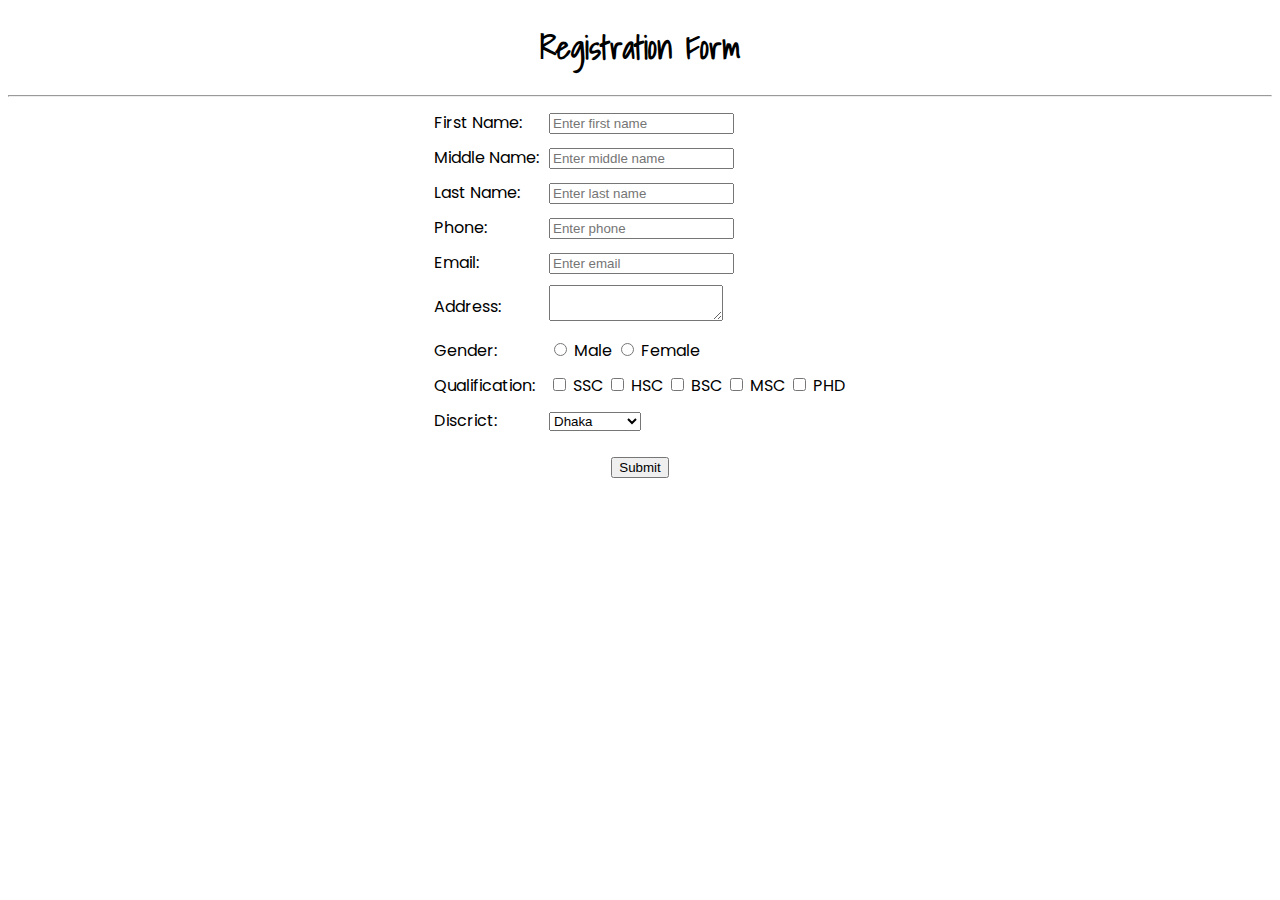
<file: LAB1/index.html>
<!DOCTYPE html>
<html lang="en">
  <head>
    <meta charset="UTF-8" />
    <meta name="viewport" content="width=device-width, initial-scale=1.0" />
    <title>Registration Form</title>
  </head>
  <body>
    <h1 align="center">Registration Form</h1>

    <hr />
    <table align="center">
      <tr>
        <td>First Name:</td>
        <td><input type="text" placeholder="Enter first name" /></td>
      </tr>
      <tr>
        <td>Middle Name:</td>
        <td><input type="text" placeholder="Enter middle name" /></td>
      </tr>
      <tr>
        <td>Last Name:</td>
        <td><input type="text" placeholder="Enter last name" /></td>
      </tr>
      <tr>
        <td>Phone:</td>
        <td><input type="number" placeholder="Enter phone" /></td>
      </tr>
      <tr>
        <td>Email:</td>
        <td><input type="email" placeholder="Enter email" /></td>
      </tr>
      <tr>
        <td>Address:</td>
        <td><textarea name="" id="" cols="19" rows="2"></textarea></td>
      </tr>
      <tr>
        <td>Gender:</td>
        <td>
          <input type="radio" name="gender" value="male" /> Male
          <input type="radio" name="gender" value="female" /> Female<br />
        </td>
      </tr>

      <tr>
        <td>Qualification:</td>
        <td>
          <input type="checkbox" value="0" /> SSC
          <input type="checkbox" value="0" /> HSC
          <input type="checkbox" value="0" /> BSC
          <input type="checkbox" value="0" /> MSC
          <input type="checkbox" value="0" /> PHD
        </td>
      </tr>

      <tr>
        <td>Discrict:</td>
        <td>
          <select>
            <option value="actual value 1">Dhaka</option>
            <option value="actual value 2">Cumilla</option>
            <option value="actual value 3">Chottogram</option>
          </select>
        </td>
      </tr>
    </table>
    <p align="center"><input type="button" value="Submit" /></p>
  </body>
  <link
    href="https://fonts.googleapis.com/css2?family=Afacad&family=Fugaz+One&family=Poppins&display=swap"
    rel="stylesheet"
  />
  <link
    href="https://fonts.googleapis.com/css2?family=Shadows+Into+Light&display=swap"
    rel="stylesheet"
  />
  <style>
    h1 {
      font-family: "Shadows Into Light", cursive;
    }
    body {
      font-family: "Poppins", sans-serif;
      background-color: #fffffff5;
    }
    table {
      border-collapse: collapse;
    }
    td {
      padding: 5px;
    }
  </style>
</html>
</file>
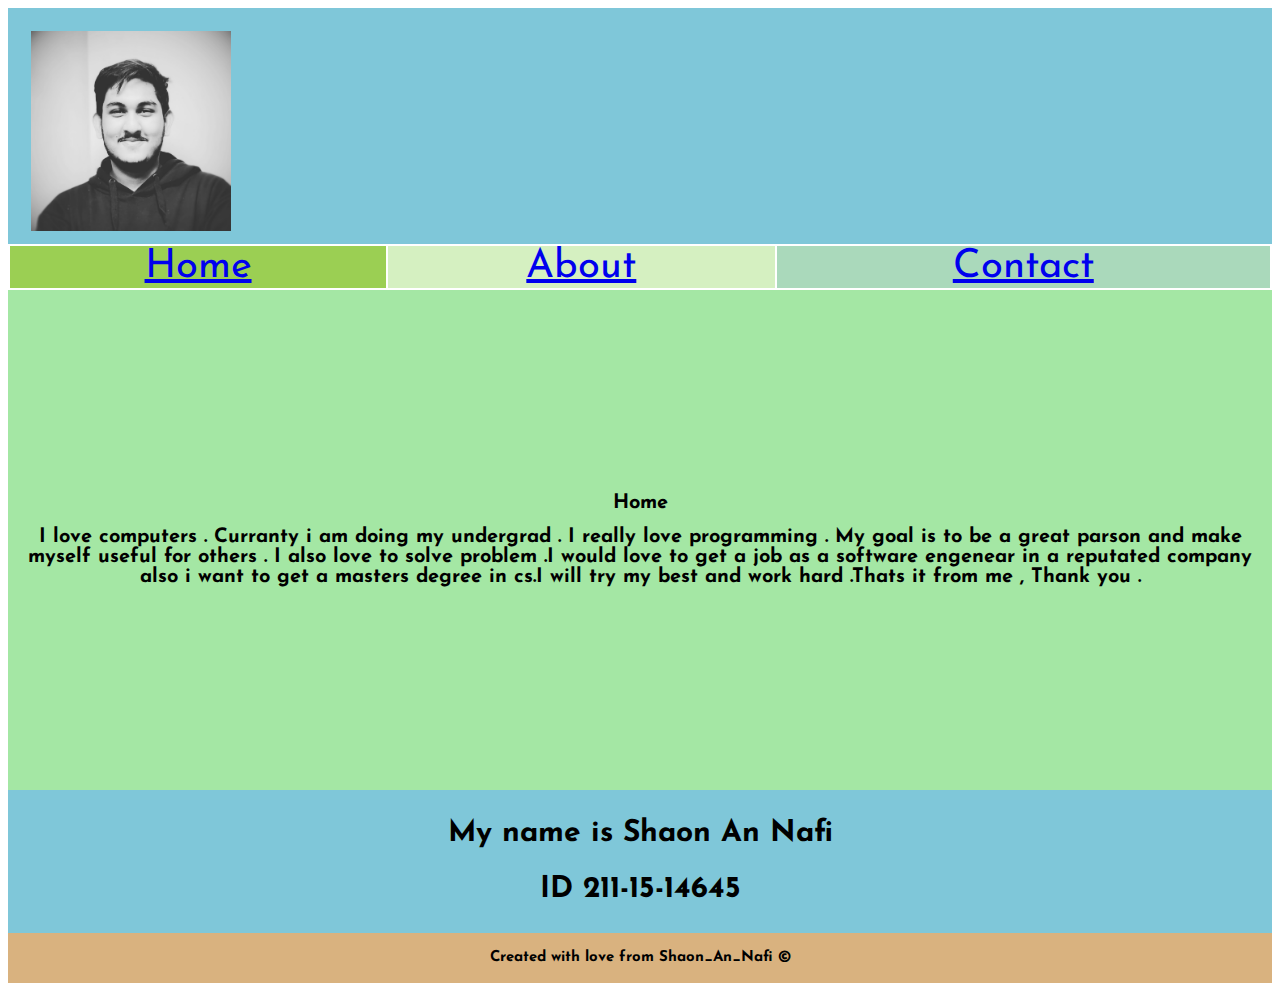
<file: LAB2/Index.html>
<!DOCTYPE html>
<html lang="en">
  <head>
    <meta charset="UTF-8" />
    <link rel="stylesheet" href="index.css" />
    <meta name="viewport" content="width=device-width, initial-scale=1.0" />
    <title>HOME</title>
  </head>
  <body>
    <table class="logobar">
      <tr>
        <td>
          <img src="image/profile_picture.jpg" alt="" class="profile_picture" />
        </td>
      </tr>
    </table>
    <table class="nevbar">
      <tr>
        <td bgcolor="#9BCF53">
          <a href="Index.html">Home</a>
        </td>
        <td bgcolor="#D5F0C1">
          <a href="About.html">About</a>
        </td>
        <td bgcolor="#AAD9BB">
          <a href="Contact.html">Contact</a>
        </td>
      </tr>
    </table>
    <table class="content1">
      <tr>
        <td>
          <h1>Home</h1>
          <h1>
            I love computers . Curranty i am doing my undergrad . I really love
            programming . My goal is to be a great parson and make myself useful
            for others . I also love to solve problem .I would love to get a job
            as a software engenear in a reputated company also i want to get a
            masters degree in cs.I will try my best and work hard .Thats it from
            me , Thank you .
          </h1>
        </td>
      </tr>
    </table>
    <table class="footerbig">
      <tr>
        <td>
          <h2>My name is Shaon An Nafi</h2>
          <h2>ID 211-15-14645</h2>
        </td>
      </tr>
    </table>
    <table class="footersmall">
      <tr>
        <td>
          <h2>Created with love from Shaon_An_Nafi ©</h2>
        </td>
      </tr>
    </table>
  </body>
</html>
</file>
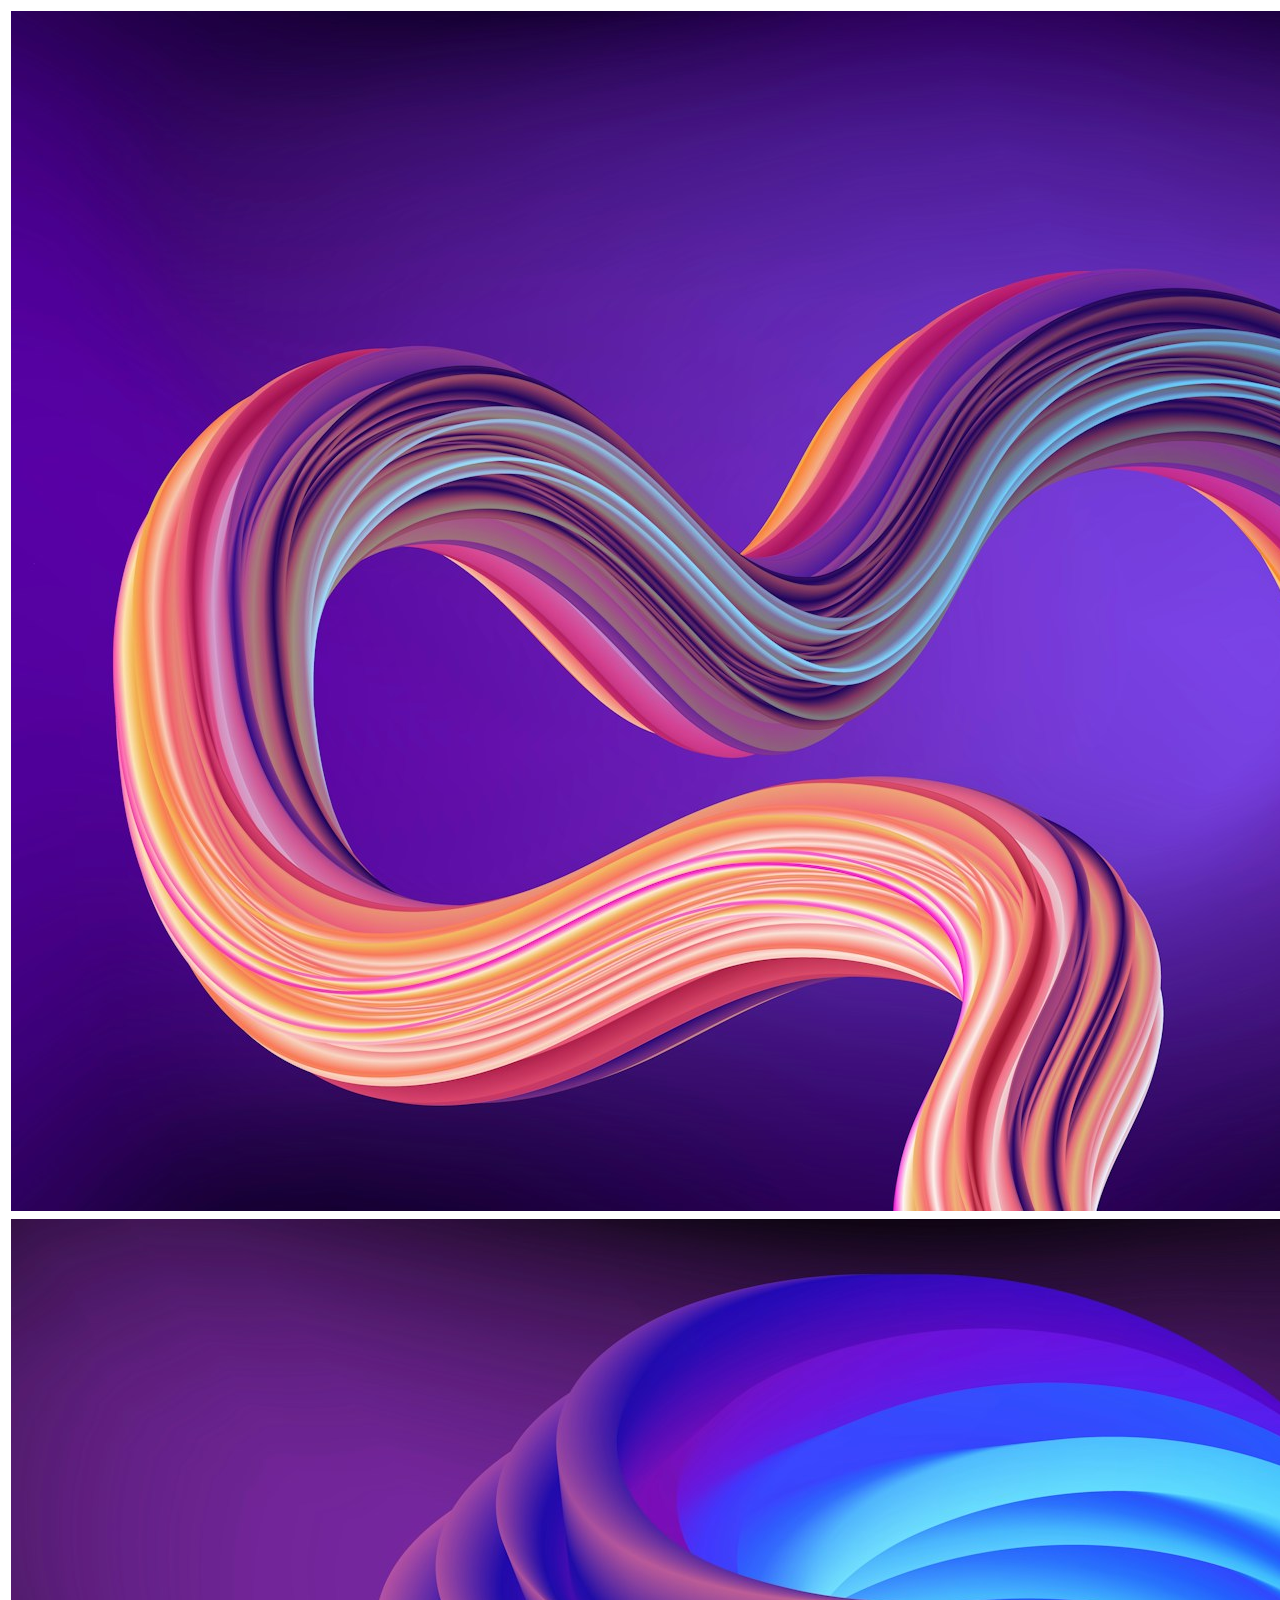
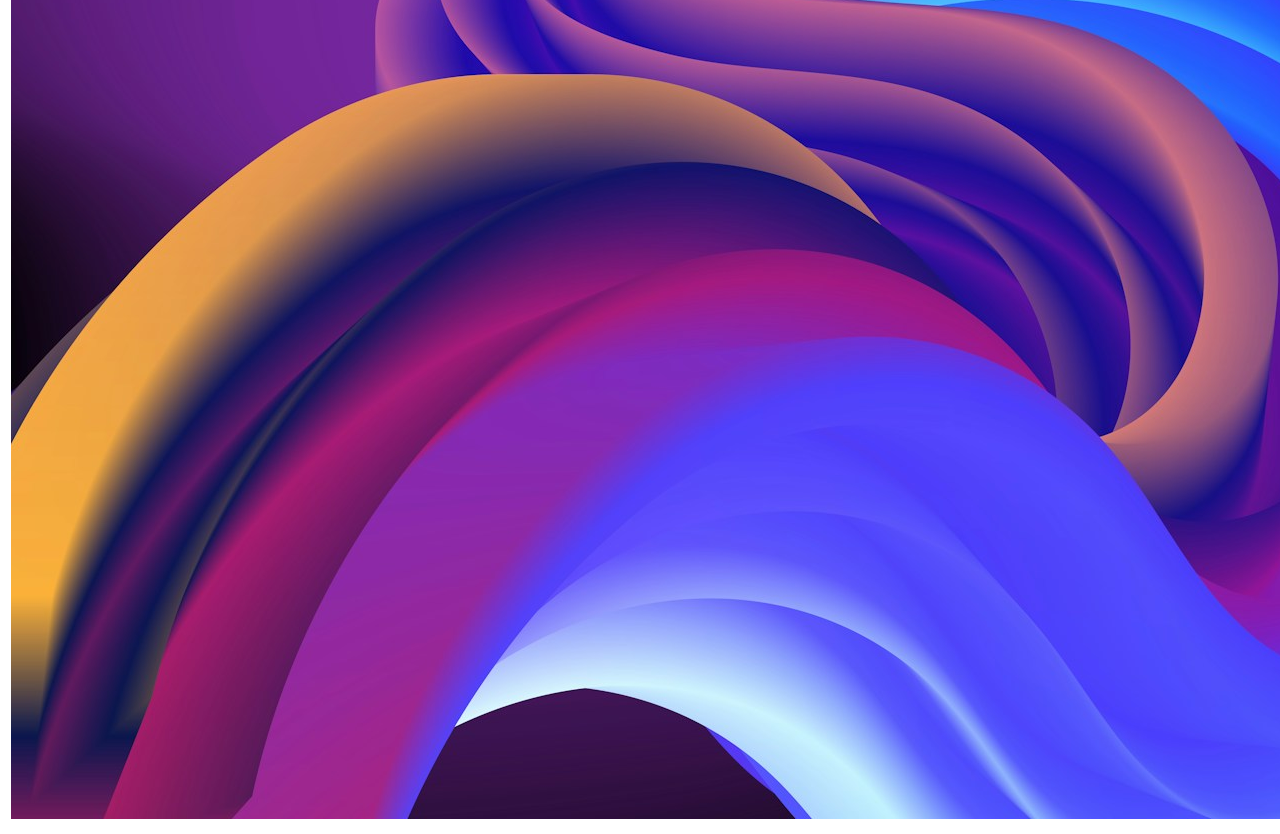
<file: Template/Grid2x3/index.html>
<!DOCTYPE html>
<html lang="en">
  <head>
    <meta charset="UTF-8" />
    <meta name="viewport" content="width=device-width, initial-scale=1.0" />
    <link rel="stylesheet" href="style.css" />
    <title>Grid</title>
  </head>
  <body>
    <table class="ImageGrid">
      <tr>
        <td><img src="Img/1.jpg" alt="" /></td>
        <td><img src="Img/2.jpg" alt="" /></td>
        <td><img src="Img/3.jpg" alt="" /></td>
      </tr>
      <tr>
        <td><img src="Img/4.jpg" alt="" /></td>
        <td><img src="Img/5.jpg" alt="" /></td>
        <td><img src="Img/6.jpg" alt="" /></td>
      </tr>
    </table>
  </body>
</html>
</file>
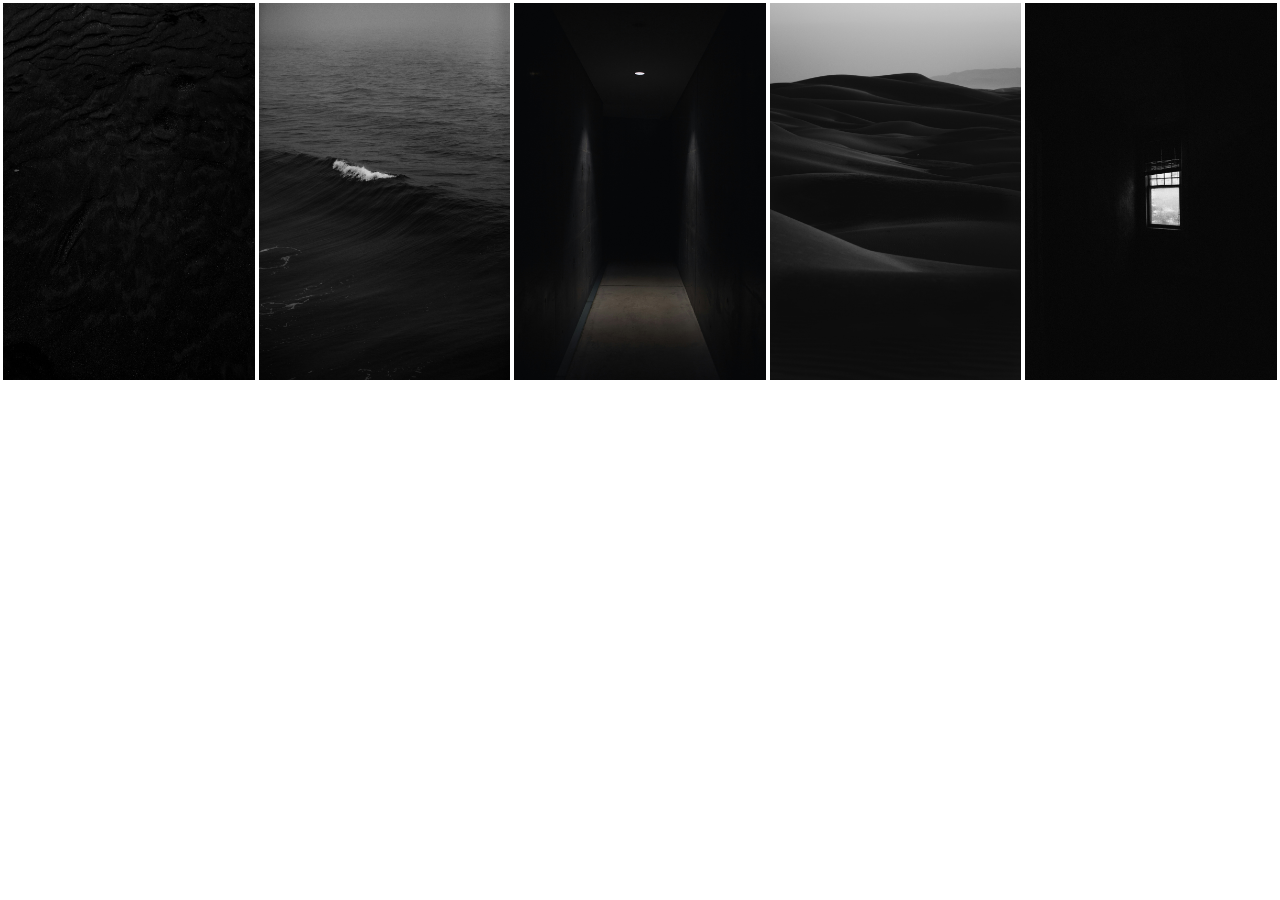
<file: Template/ImageAnimation/index.html>
<!DOCTYPE html>
<html lang="en">
  <head>
    <meta charset="UTF-8" />
    <meta name="viewport" content="width=device-width, initial-scale=1.0" />
    <link rel="stylesheet" href="style.css" />
    <title>ImgGrid1x5</title>
  </head>
  <body>
    <table class="ImageGridLine">
      <tr>
        <td class="img1"><img src="img/1.jpg" alt="" /></td>
        <td class="img2"><img src="img/2.jpg" alt="" /></td>
        <td class="img3"><img src="img/3.jpg" alt="" /></td>
        <td class="img4"><img src="img/4.jpg" alt="" /></td>
        <td class="img5"><img src="img/5.jpg" alt="" /></td>
      </tr>
    </table>
  </body>
</html>
</file>
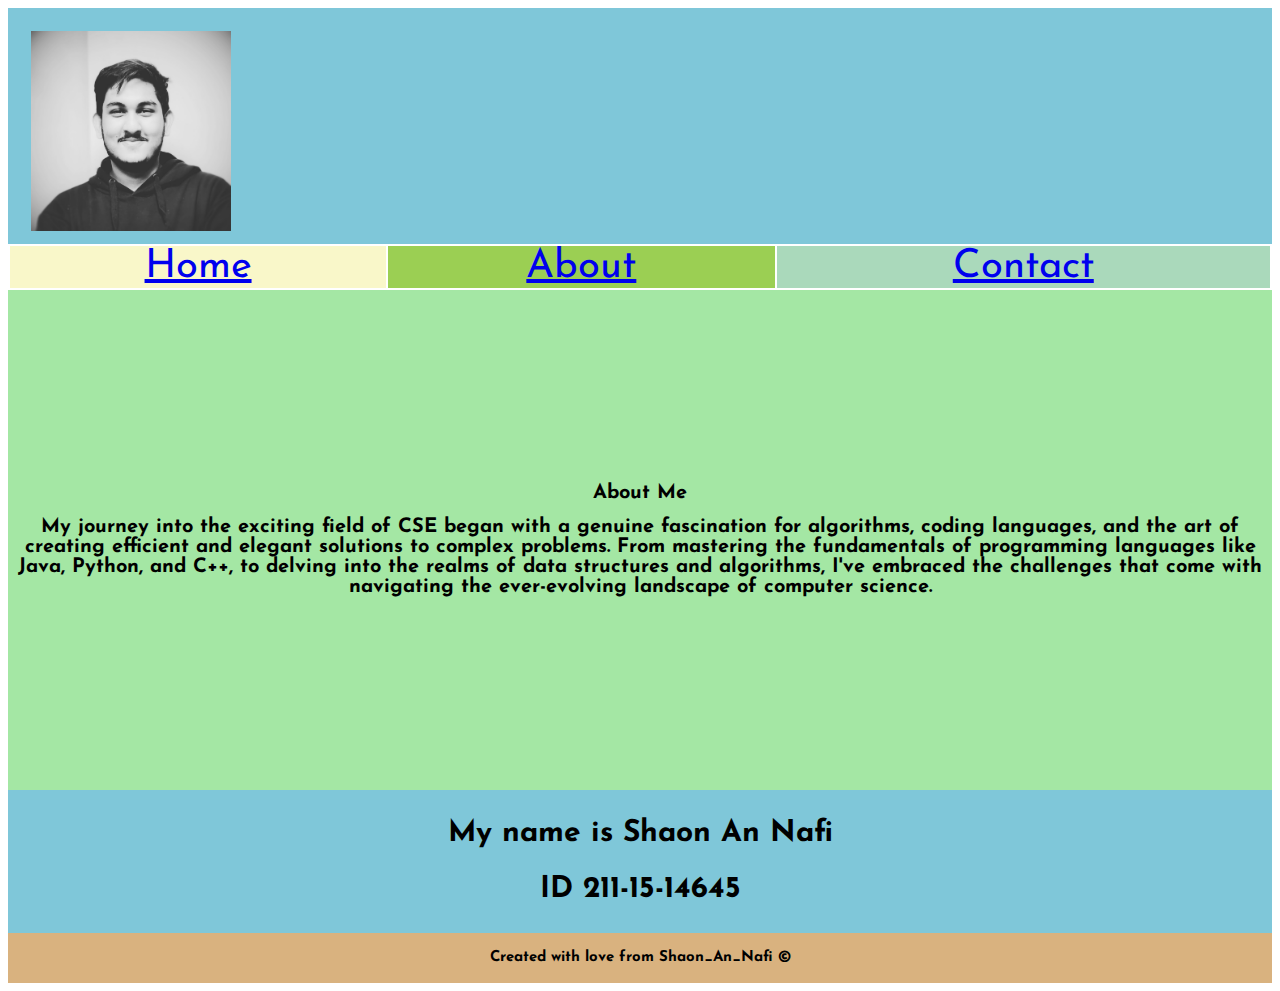
<file: LAB2/About.html>
<!DOCTYPE html>
<html lang="en">
  <head>
    <meta charset="UTF-8" />
    <link rel="stylesheet" href="About.css " />
    <meta name="viewport" content="width=device-width, initial-scale=1.0" />
    <title>About</title>
  </head>
  <body>
    <table class="logobar">
      <tr>
        <td>
          <img src="image/profile_picture.jpg" alt="" class="profile_picture" />
        </td>
      </tr>
    </table>
    
    <table class="nevbar">
      <tr>
        <td bgcolor="#F9F7C9">
          <a href="Index.html">Home</a>
        </td>
        <td bgcolor="#9BCF53">
          <a href="About.html">About</a>
        </td>
        <td bgcolor="#AAD9BB">
          <a href="Contact.html">Contact</a>
        </td>
      </tr>
    </table>
    <table class="content1">
      <tr>
        <td>
          <h1>About Me</h1>
          <h1>
            My journey into the exciting field of CSE began with a genuine
            fascination for algorithms, coding languages, and the art of
            creating efficient and elegant solutions to complex problems. From
            mastering the fundamentals of programming languages like Java,
            Python, and C++, to delving into the realms of data structures and
            algorithms, I've embraced the challenges that come with navigating
            the ever-evolving landscape of computer science.
          </h1>
        </td>
      </tr>
    </table>
    <table class="footerbig">
      <tr>
        <td>  
          <h2>My name is Shaon An Nafi</h2>
          <h2>ID 211-15-14645</h2>
        </td>
      </tr>
    </table>
    <table class="footersmall">
      <tr>
        <td>
          <h2>Created with love from Shaon_An_Nafi ©</h2>
        </td>
      </tr>
    </table>
  </body>
</html>
</file>
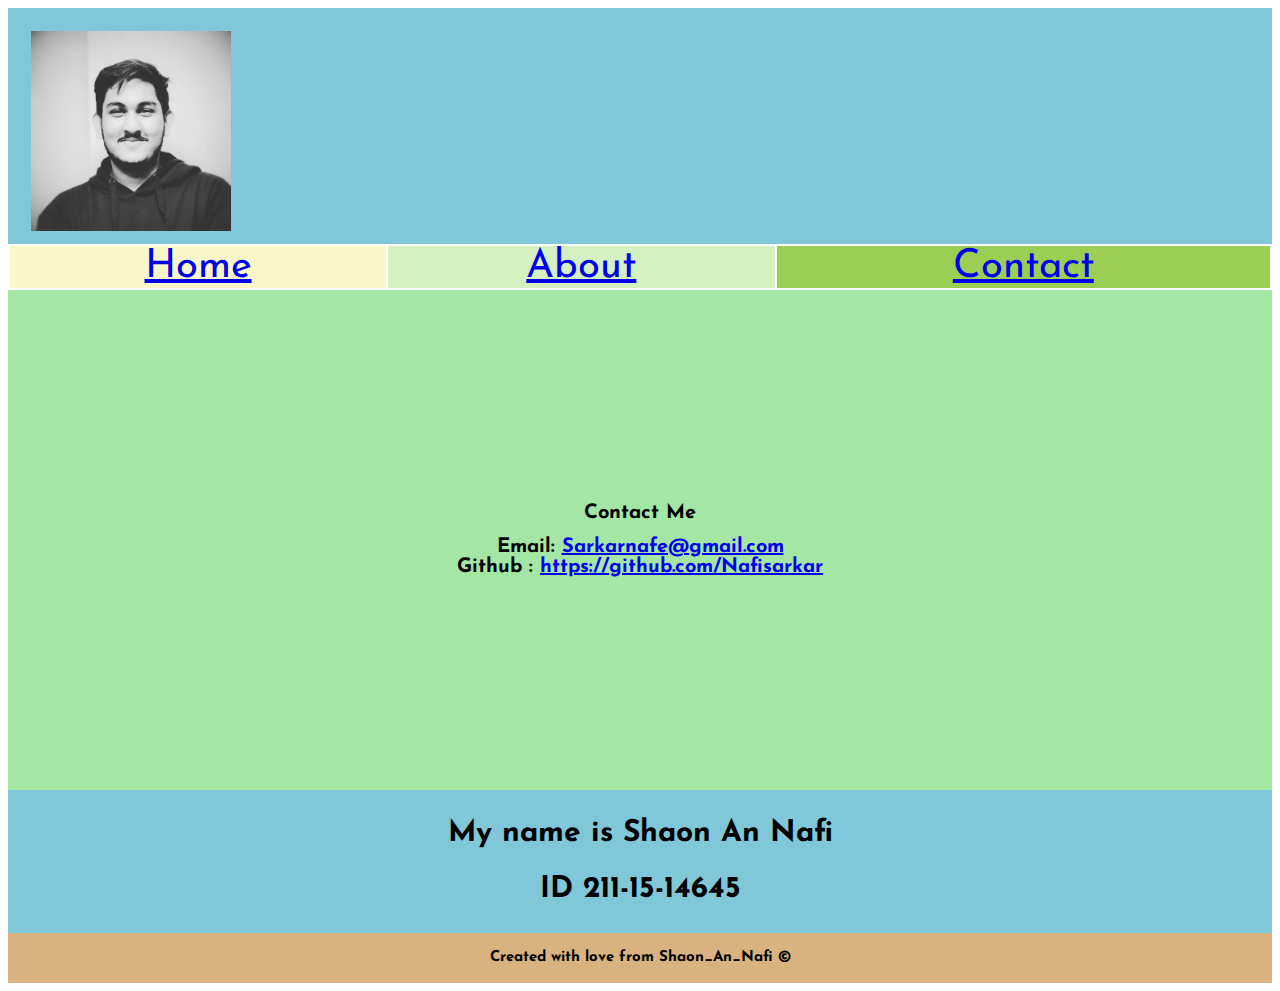
<file: LAB2/Contact.html>
<!DOCTYPE html>
<html lang="en">
  <head>
    <meta charset="UTF-8" />
    <link rel="stylesheet" href="Contact.css" />
    <meta name="viewport" content="width=device-width, initial-scale=1.0" />
    <title>About</title>
  </head>
  <body>
    <table class="logobar">
      <tr>
        <td>
          <img src="image/profile_picture.jpg" alt="" class="profile_picture" />
        </td>
      </tr>
    </table>
    <table class="nevbar">
      <tr>
        <td bgcolor="#F9F7C9">
          <a href="Index.html">Home</a>
        </td>
        <td bgcolor="#D5F0C1">
          <a href="About.html">About</a>
        </td>
        <td bgcolor="#9BCF53">
          <a href="Contact.html">Contact</a>
        </td>
      </tr>
    </table>
    <table class="content1">
      <tr>
        <td>
          <h1>Contact Me</h1>
          <h1>
            Email:
            <a href="mailto:Sarkarnafe@gmail.com">Sarkarnafe@gmail.com</a>
            <br />
            Github :
            <a href="https://github.com/Nafisarkar"
              >https://github.com/Nafisarkar</a
            >
          </h1>
        </td>
      </tr>
    </table>
    <table class="footerbig">
      <tr>
        <td>
          <h2>My name is Shaon An Nafi</h2>
          <h2>ID 211-15-14645</h2>
        </td>
      </tr>
    </table>
    <table class="footersmall">
      <tr>
        <td>
          <h2>Created with love from Shaon_An_Nafi ©</h2>
        </td>
      </tr>
    </table>
  </body>
</html>
</file>
<file: LAB2/index.css>
@import url("https://fonts.googleapis.com/css2?family=Josefin+Sans:ital,wght@0,100..700;1,100..700&display=swap");

.profile_picture {
  width: 200px;
  height: 200px;
  margin: 0 auto;
  margin-top: 20px;
  margin-left: 20px;
}
.logobar {
  width: 100%;
  height: 100px;
  text-align: left;
  font-family: "Josefin Sans", sans-serif;
  font-size: 40px;
  background-color: #7fc7d9;
}

.nevbar {
  width: 100%;
  text-align: center;
  font-family: "Josefin Sans", sans-serif;
  font-size: 40px;
}
.content1 {
  width: 100%;
  height: 500px;
  text-align: center;
  font-family: "Josefin Sans", sans-serif;
  font-size: 10px;
  background-color: #a4e7a4;
}
.footerbig {
  width: 100%;
  height: 100px;
  text-align: center;
  font-family: "Josefin Sans", sans-serif;
  font-size: 20px;
  background-color: #7fc7d9;
}
.footersmall {
  width: 100%;
  height: 50px;
  text-align: center;
  font-family: "Josefin Sans", sans-serif;
  font-size: 10px;
  background-color: #d9b27f;
}
</file>
<file: Template/Grid2x3/style.css>
.ImageGridLine img {
  max-width: 100%; /* Make images responsive by limiting their maximum width to 100% of their container */
  height: auto; /* Maintain the aspect ratio of the images */
  display: block; /* Remove extra space below inline images */
  margin: 0 auto; /* Center the images horizontally */
}
</file>
<file: Template/ImageAnimation/style.css>
body {
  margin: 0;
}

.ImageGridLine img {
  max-width: 100%;
  height: auto;
  display: block;
  margin: 0 auto;
  transition: transform 2s ease-in-out, opacity 0.3s ease-in-out; /* Adjusted the duration to 2s */
}

.img1:hover {
  transform: rotate(10deg);
  transition: transform 2s ease-in-out, background-color 0.3s ease-in-out; /* Adjusted the duration to 2s */
  opacity: 0.8;
}

.img2:hover {
  box-shadow: 0 0 10px rgba(0, 0, 0, 0.5);
  transition: transform 2s ease-in-out, background-color 0.3s ease-in-out; /* Adjusted the duration to 2s */
  opacity: 0.8;
}

.img3:hover {
  border: 2px solid #3498db;
  transition: transform 2s ease-in-out, background-color 0.3s ease-in-out; /* Adjusted the duration to 2s */
  transform: scale(1.1);
}

.img4:hover {
  background-color: #e74c3c;
  transition: transform 2s ease-in-out, background-color 0.3s ease-in-out; /* Adjusted the duration to 2s */
  transform: skew(30deg, 20deg);
}

.img5:hover {
  transition: transform 2s ease-in-out, background-color 0.3s ease-in-out; /* Adjusted the duration to 2s */
  border: 2px solid #3498db;
  transform: rotate(190deg);
}
</file>
<file: LAB2/About.css>
@import url("https://fonts.googleapis.com/css2?family=Josefin+Sans:ital,wght@0,100..700;1,100..700&display=swap");

.profile_picture {
  width: 200px;
  height: 200px;
  margin: 0 auto;
  margin-top: 20px;
  margin-left: 20px;
}
.logobar {
  width: 100%;
  height: 100px;
  text-align: left;
  font-family: "Josefin Sans", sans-serif;
  font-size: 40px;
  background-color: #7fc7d9;
}

.nevbar {
  width: 100%;
  text-align: center;
  font-family: "Josefin Sans", sans-serif;
  font-size: 40px;
}
.content1 {
  width: 100%;
  height: 500px;
  text-align: center;
  font-family: "Josefin Sans", sans-serif;
  font-size: 10px;
  background-color: #a4e7a4;
}
.footerbig {
  width: 100%;
  height: 100px;
  text-align: center;
  font-family: "Josefin Sans", sans-serif;
  font-size: 20px;
  background-color: #7fc7d9;
}
.footersmall {
  width: 100%;
  height: 50px;
  text-align: center;
  font-family: "Josefin Sans", sans-serif;
  font-size: 10px;
  background-color: #d9b27f;
}
</file>
<file: LAB2/Contact.css>
@import url("https://fonts.googleapis.com/css2?family=Josefin+Sans:ital,wght@0,100..700;1,100..700&display=swap");

.profile_picture {
  width: 200px;
  height: 200px;
  margin: 0 auto;
  margin-top: 20px;
  margin-left: 20px;
}
.logobar {
  width: 100%;
  height: 100px;
  text-align: left;
  font-family: "Josefin Sans", sans-serif;
  font-size: 40px;
  background-color: #7fc7d9;
}

.nevbar {
  width: 100%;
  text-align: center;
  font-family: "Josefin Sans", sans-serif;
  font-size: 40px;
}
.content1 {
  width: 100%;
  height: 500px;
  text-align: center;
  font-family: "Josefin Sans", sans-serif;
  font-size: 10px;
  background-color: #a4e7a4;
}
.footerbig {
  width: 100%;
  height: 100px;
  text-align: center;
  font-family: "Josefin Sans", sans-serif;
  font-size: 20px;
  background-color: #7fc7d9;
}
.footersmall {
  width: 100%;
  height: 50px;
  text-align: center;
  font-family: "Josefin Sans", sans-serif;
  font-size: 10px;
  background-color: #d9b27f;
}
</file>
